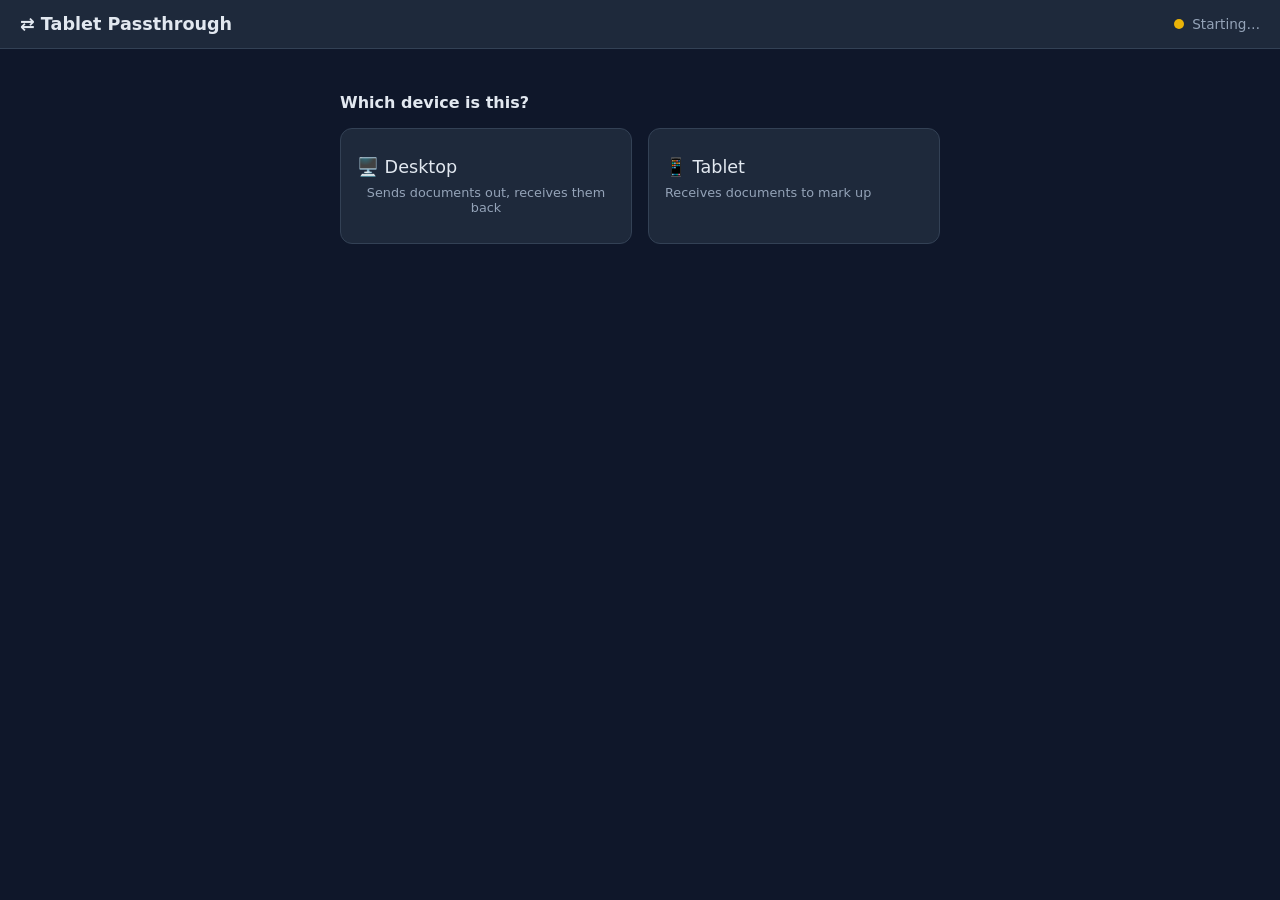
<file: app/index.html>
<!DOCTYPE html>
<html lang="en">
<head>
  <meta charset="utf-8">
  <meta name="viewport" content="width=device-width, initial-scale=1">
  <meta name="theme-color" content="#2563eb">
  <title>Tablet Passthrough</title>
  <link rel="manifest" href="manifest.json">
  <link rel="icon" href="icons/icon-192.png">
  <link rel="apple-touch-icon" href="icons/icon-192.png">
  <link rel="stylesheet" href="css/style.css">
</head>
<body>
  <header>
    <h1>⇄ Tablet Passthrough</h1>
    <div id="status"><span id="status-dot" class="dot wait"></span><span id="status-text">Starting…</span></div>
  </header>

  <main>
    <!-- First run: pick a role -->
    <section id="role-chooser" hidden>
      <h2>Which device is this?</h2>
      <div class="role-buttons">
        <button id="choose-desktop" class="big">🖥️ Desktop<small>Sends documents out, receives them back</small></button>
        <button id="choose-tablet" class="big">📱 Tablet<small>Receives documents to mark up</small></button>
      </div>
    </section>

    <!-- Desktop, unpaired: show QR -->
    <section id="desktop-pair" hidden>
      <h2>Pair your tablet (one time)</h2>
      <p>On the tablet, scan this QR code with the camera app and open the link. Or open this site on the tablet, choose “Tablet”, and type the code below.</p>
      <div id="qr-holder"></div>
      <p class="code" id="pair-code-display"></p>
      <p class="muted" id="pair-url-display"></p>
      <div id="trust-prompt" class="trust" hidden>
        <p>Trust this device? <strong id="trust-id"></strong></p>
        <button id="trust-yes" class="primary">Trust</button>
        <button id="trust-no" class="ghost">Reject</button>
      </div>
    </section>

    <!-- Tablet, manual code entry -->
    <section id="tablet-pair" hidden>
      <h2>Enter pairing code</h2>
      <p>Type the code shown on your desktop’s screen.</p>
      <form id="pair-code-form">
        <input id="pair-code-input" placeholder="atp-…" autocomplete="off" autocapitalize="none" spellcheck="false">
        <button type="submit" class="primary">Pair</button>
      </form>
      <p class="err-text" id="pair-code-error"></p>
    </section>

    <!-- Tablet, waiting for desktop confirmation -->
    <section id="tablet-pairing-wait" hidden>
      <h2>Pairing…</h2>
      <p>Connecting to <strong id="pairing-target"></strong>. Confirm the pairing on your desktop screen.</p>
    </section>

    <!-- Desktop main -->
    <section id="desktop-main" hidden>
      <div id="drop-zone">
        <p><strong>Drop a PDF or DOCX here</strong> to send it to your tablet</p>
        <label class="ghost file-label">or browse… <input type="file" id="file-input" accept=".pdf,.docx" multiple hidden></label>
      </div>
      <div class="folder-row">
        <button id="choose-folder" class="ghost">📁 Choose save folder</button>
        <span id="folder-label" class="muted"></span>
      </div>
      <h2>Queued for tablet</h2>
      <ul id="outbox-list" class="file-list"></ul>
      <p id="outbox-empty" class="muted">Nothing queued. Files wait here until the tablet connects.</p>
      <h2>Returned from tablet</h2>
      <ul id="inbox-list" class="file-list"></ul>
      <p id="inbox-empty" class="muted">Nothing yet. Share a file back from the tablet and it lands here.</p>
      <p class="muted footer-note">This device: <span id="my-code" class="inline-code"></span> · <a href="#" id="reset-link">reset pairing</a></p>
    </section>

    <!-- Tablet main -->
    <section id="tablet-main" hidden>
      <h2>Received documents</h2>
      <ul id="inbox-list-t" class="file-list"></ul>
      <p id="inbox-empty-t" class="muted">Nothing yet. Drop a file on the desktop app and it appears here.</p>
      <p class="muted">Tap <strong>Open in…</strong> to hand a file to Word, Acrobat, or your editor. When you’re done, use that app’s <strong>Share</strong> button and pick this app to send it back.</p>
      <h2>Returning to desktop</h2>
      <ul id="outbox-list-t" class="file-list"></ul>
      <p id="outbox-empty-t" class="muted">Nothing waiting. Shared files queue here until the desktop is reachable.</p>
      <p class="muted footer-note"><a href="#" id="reset-link-t">reset pairing</a></p>
    </section>
  </main>

  <script src="vendor/peerjs.min.js"></script>
  <script src="vendor/qrcode.js"></script>
  <script src="js/db.js"></script>
  <script src="js/transfer.js"></script>
  <script src="js/main.js"></script>
</body>
</html>
</file>
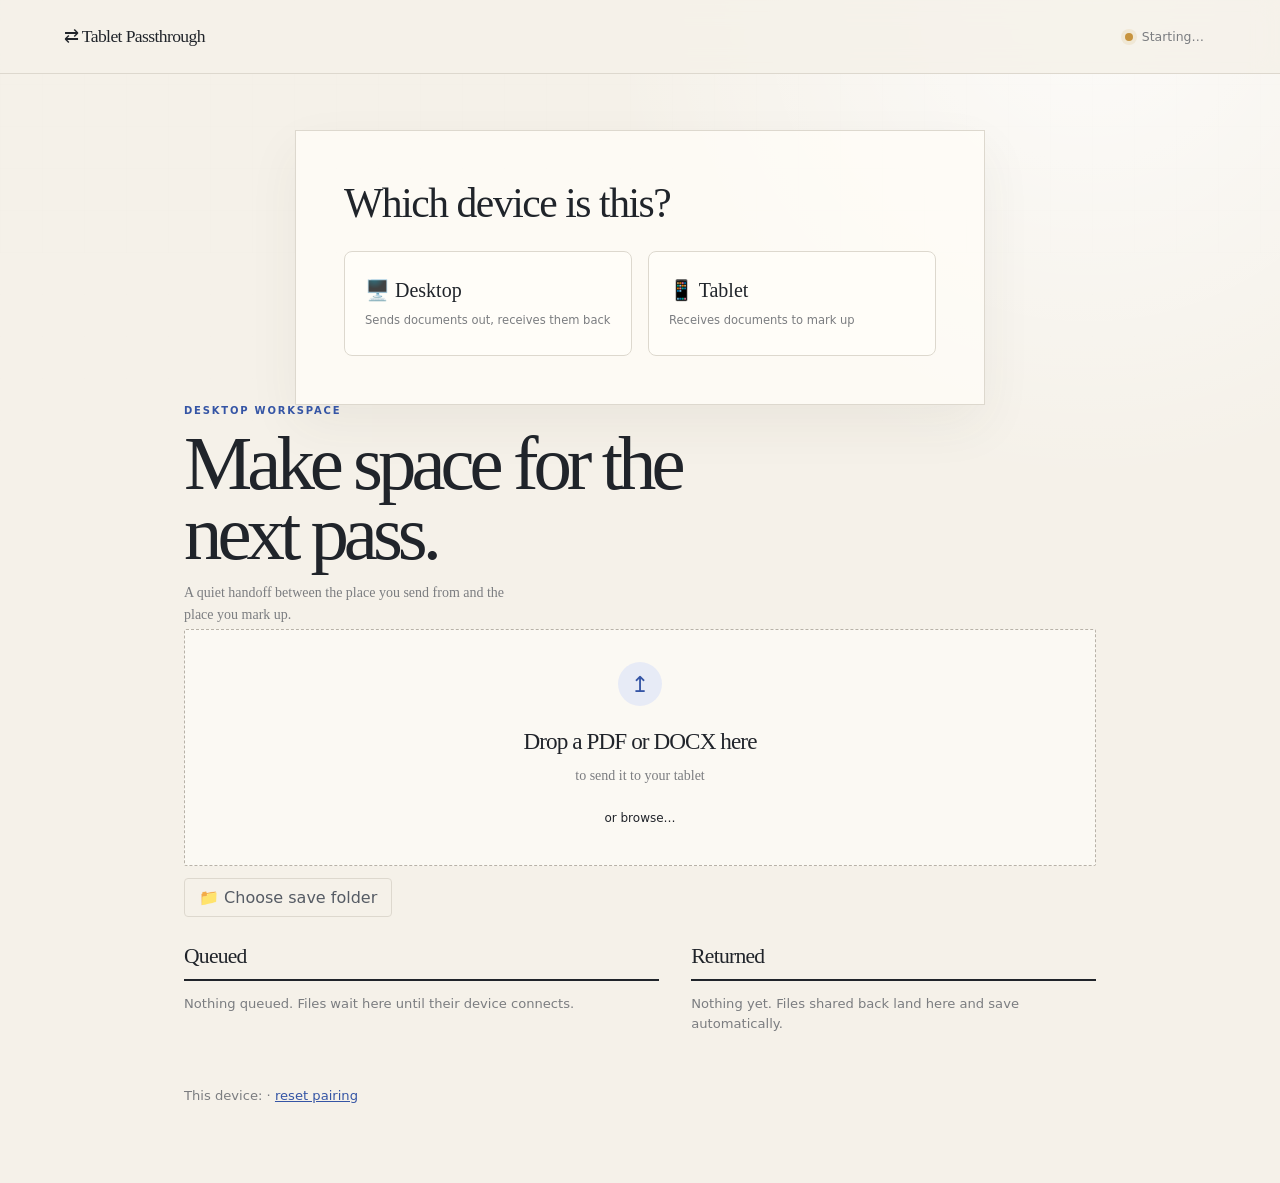
<file: docs/index.html>
<!DOCTYPE html>
<html lang="en">
<head>
  <meta charset="utf-8">
  <meta name="viewport" content="width=device-width, initial-scale=1">
  <meta name="theme-color" content="#f5f1e9">
  <title>Tablet Passthrough</title>
  <link rel="manifest" href="manifest.json">
  <link rel="icon" href="icons/icon-192.png">
  <link rel="apple-touch-icon" href="icons/icon-192.png">
  <link rel="stylesheet" href="css/style.css">
</head>
<body>
  <header>
    <h1>⇄ Tablet Passthrough</h1>
    <button id="status" title="Manage paired devices"><span id="status-dot" class="dot wait"></span><span id="status-text">Starting…</span></button>
    <div id="peer-menu" class="menu" hidden>
      <ul id="peer-menu-list"></ul>
      <button id="add-device" class="ghost">＋ Add / re-pair device</button>
    </div>
  </header>

  <main>
    <!-- First run: pick a role -->
    <section id="role-chooser" hidden>
      <h2>Which device is this?</h2>
      <div class="role-buttons">
        <button id="choose-desktop" class="big">🖥️ Desktop<small>Sends documents out, receives them back</small></button>
        <button id="choose-tablet" class="big">📱 Tablet<small>Receives documents to mark up</small></button>
      </div>
    </section>

    <!-- Desktop: show QR for a device to pair with -->
    <section id="desktop-pair" hidden>
      <h2>Pair a device (one time)</h2>
      <p>On the other device, scan this QR code with the camera app and open the link. Or open this site there, choose its role, and type the code below.</p>
      <div id="qr-holder"></div>
      <p class="code" id="pair-code-display"></p>
      <p class="muted" id="pair-url-display"></p>
      <div id="trust-prompt" class="trust" hidden>
        <p>Trust this device? <strong id="trust-id"></strong></p>
        <input id="trust-name" placeholder="Name it (e.g. Tablet)" autocomplete="off">
        <div>
          <button id="trust-yes" class="primary">Trust</button>
          <button id="trust-no" class="ghost">Reject</button>
        </div>
      </div>
      <p><button id="pair-back-d" class="ghost" hidden>← Back</button></p>
    </section>

    <!-- Tablet, manual code entry -->
    <section id="tablet-pair" hidden>
      <h2>Enter pairing code</h2>
      <p>Type the code shown on the other device’s screen.</p>
      <form id="pair-code-form">
        <input id="pair-code-input" placeholder="atp-…" autocomplete="off" autocapitalize="none" spellcheck="false">
        <button type="submit" class="primary">Pair</button>
      </form>
      <p class="err-text" id="pair-code-error"></p>
      <p><button id="pair-back-t" class="ghost" hidden>← Back</button></p>
    </section>

    <!-- Tablet, waiting for the other side's confirmation -->
    <section id="tablet-pairing-wait" hidden>
      <h2>Pairing…</h2>
      <p>Connecting to <strong id="pairing-target"></strong>. Confirm the pairing on the other device’s screen.</p>
      <p class="muted">Keep the app <strong>open and visible on both devices</strong> until pairing completes — it can take up to a minute on the first try.</p>
      <p><button id="pair-cancel" class="ghost">Cancel</button></p>
    </section>

    <!-- Desktop main -->
    <section id="desktop-main" hidden>
      <div class="studio-heading">
        <p class="eyebrow">Desktop workspace</p>
        <h2>Make space for the next pass.</h2>
        <p class="intro-copy">A quiet handoff between the place you send from and the place you mark up.</p>
      </div>
      <div id="drop-zone">
        <p><strong>Drop a PDF or DOCX here</strong> to send it to your tablet</p>
        <label class="ghost file-label">or browse… <input type="file" id="file-input" accept=".pdf,.docx" multiple hidden></label>
      </div>
      <div class="folder-row">
        <button id="choose-folder" class="ghost">📁 Choose save folder</button>
        <span id="folder-label" class="muted"></span>
      </div>
      <h2>Queued</h2>
      <ul id="outbox-list" class="file-list"></ul>
      <p id="outbox-empty" class="muted">Nothing queued. Files wait here until their device connects.</p>
      <h2>Returned</h2>
      <ul id="inbox-list" class="file-list"></ul>
      <p id="inbox-empty" class="muted">Nothing yet. Files shared back land here and save automatically.</p>
      <p class="muted footer-note">This device: <span id="my-code" class="inline-code"></span> · <a href="#" id="reset-link">reset pairing</a></p>
    </section>

    <!-- Tablet main -->
    <section id="tablet-main" hidden>
      <div class="studio-heading">
        <p class="eyebrow">Tablet workspace</p>
        <h2>Review, then send it back.</h2>
        <p class="intro-copy">Open a file in Word, Acrobat, or your editor. When you share it back, it returns to the desk.</p>
      </div>
      <h2>Received documents</h2>
      <ul id="inbox-list-t" class="file-list"></ul>
      <p id="inbox-empty-t" class="muted">Nothing yet. Drop a file on the desktop app and it appears here.</p>
      <p class="muted">Tap <strong>Open in…</strong> to hand a file to Word, Acrobat, or your editor. When you’re done, use that app’s <strong>Share</strong> button and pick this app to send it back.</p>
      <h2>Returning to desktop</h2>
      <ul id="outbox-list-t" class="file-list"></ul>
      <p id="outbox-empty-t" class="muted">Nothing waiting. Shared files queue here until the desktop is reachable.</p>
      <p class="muted footer-note"><a href="#" id="reset-link-t">reset pairing</a></p>
    </section>
  </main>

  <!-- Shared clipboard: a floating panel, one per app. Collapsed to the 📋
       button bottom-right; pasting anywhere in the app opens and fills it. -->
  <button id="clip-fab" class="clip-fab" title="Shared clipboard" hidden>📋</button>
  <div id="clip-panel" class="clip-panel" hidden>
    <div class="clip-head">
      <span class="clip-title">Shared clipboard</span>
      <button id="clip-close" class="ghost mini" title="Close">✕</button>
    </div>
    <textarea id="clip-text" class="clip-textarea" placeholder="Text typed or pasted here syncs to the other device."></textarea>
    <div class="clip-row">
      <button id="clip-copy-text" class="ghost mini">Copy text</button>
      <span id="clip-text-meta" class="muted"></span>
      <span id="clip-sync-status" class="muted clip-sync-status" hidden></span>
    </div>
    <div id="clip-image-preview" class="clip-image-preview" hidden>
      <img id="clip-image-thumb" alt="Synced clipboard image">
      <div class="clip-image-info">
        <span id="clip-image-meta" class="muted"></span>
        <div class="clip-row">
          <button id="clip-copy-image" class="ghost mini">Copy image</button>
          <button id="clip-download-image" class="ghost mini">Download</button>
          <button id="clip-clear-image" class="ghost mini" title="Remove from this device">✕</button>
        </div>
      </div>
    </div>
    <p class="muted clip-hint">Paste (Ctrl+V) anywhere in the app — text and images sync across.</p>
  </div>

  <!-- Tablet: pops up when a file arrives; one tap opens the Android share card -->
  <div id="share-overlay" class="overlay" hidden>
    <div class="overlay-card">
      <p class="muted">Document received</p>
      <p class="overlay-name" id="overlay-name"></p>
      <button id="overlay-open" class="primary overlay-open">Open in…</button>
      <button id="overlay-download" class="ghost">Download</button>
      <button id="overlay-close" class="ghost">Later</button>
    </div>
  </div>

  <script src="vendor/peerjs.min.js"></script>
  <script src="vendor/qrcode.js"></script>
  <script src="js/db.js"></script>
  <script src="js/transfer.js"></script>
  <script src="js/main.js"></script>
</body>
</html>
</file>
<file: app/css/style.css>
:root {
  --bg: #0f172a;
  --panel: #1e293b;
  --panel-2: #273449;
  --text: #e2e8f0;
  --muted: #94a3b8;
  --accent: #2563eb;
  --accent-hover: #3b82f6;
  --ok: #22c55e;
  --err: #ef4444;
  --wait: #eab308;
  --radius: 12px;
}

* { box-sizing: border-box; }

body {
  margin: 0;
  font-family: system-ui, -apple-system, "Segoe UI", sans-serif;
  background: var(--bg);
  color: var(--text);
  min-height: 100vh;
}

header {
  display: flex;
  justify-content: space-between;
  align-items: center;
  padding: 14px 20px;
  background: var(--panel);
  border-bottom: 1px solid #334155;
}

h1 { font-size: 1.1rem; margin: 0; }
h2 { font-size: 1rem; margin: 24px 0 8px; }

#status { display: flex; align-items: center; gap: 8px; font-size: 0.85rem; color: var(--muted); }
.dot { width: 10px; height: 10px; border-radius: 50%; display: inline-block; }
.dot.ok { background: var(--ok); }
.dot.err { background: var(--err); }
.dot.wait { background: var(--wait); }

main { max-width: 640px; margin: 0 auto; padding: 20px; }

button {
  font: inherit;
  border: none;
  border-radius: 8px;
  padding: 8px 16px;
  cursor: pointer;
  color: var(--text);
  background: var(--panel-2);
}
button.primary { background: var(--accent); color: #fff; }
button.primary:hover { background: var(--accent-hover); }
button.ghost { background: transparent; border: 1px solid #475569; }
button.ghost:hover { border-color: var(--muted); }

.role-buttons { display: flex; gap: 16px; margin-top: 16px; }
button.big {
  flex: 1;
  padding: 28px 16px;
  font-size: 1.1rem;
  background: var(--panel);
  border: 1px solid #334155;
  border-radius: var(--radius);
  display: flex;
  flex-direction: column;
  gap: 8px;
}
button.big:hover { border-color: var(--accent); }
button.big small { color: var(--muted); font-size: 0.8rem; }

#qr-holder { background: #fff; border-radius: var(--radius); padding: 12px; display: inline-block; margin: 12px 0; }
#qr-holder svg { display: block; }

.code { font-family: ui-monospace, monospace; font-size: 1.3rem; letter-spacing: 1px; }
.inline-code { font-family: ui-monospace, monospace; }
.muted { color: var(--muted); font-size: 0.85rem; }
.err-text { color: var(--err); font-size: 0.85rem; }

.trust { background: var(--panel); border: 1px solid var(--accent); border-radius: var(--radius); padding: 16px; margin-top: 16px; }
.trust button { margin-right: 8px; }

#pair-code-form { display: flex; gap: 8px; margin-top: 12px; }
#pair-code-form input {
  flex: 1;
  font: inherit;
  font-family: ui-monospace, monospace;
  padding: 8px 12px;
  border-radius: 8px;
  border: 1px solid #475569;
  background: var(--panel);
  color: var(--text);
}

#drop-zone {
  border: 2px dashed #475569;
  border-radius: var(--radius);
  padding: 36px 20px;
  text-align: center;
  transition: border-color 0.15s, background 0.15s;
}
#drop-zone.over { border-color: var(--accent); background: rgba(37, 99, 235, 0.08); }
.file-label { display: inline-block; margin-top: 8px; padding: 6px 14px; border-radius: 8px; border: 1px solid #475569; cursor: pointer; font-size: 0.9rem; }

.folder-row { display: flex; align-items: center; gap: 12px; margin-top: 12px; flex-wrap: wrap; }

.file-list { list-style: none; margin: 0; padding: 0; }
.file-list li {
  background: var(--panel);
  border-radius: var(--radius);
  padding: 12px 16px;
  margin-bottom: 8px;
  display: flex;
  align-items: center;
  gap: 12px;
  flex-wrap: wrap;
}
.file-info { flex: 1; min-width: 0; display: flex; flex-direction: column; }
.file-name { font-weight: 600; overflow: hidden; text-overflow: ellipsis; white-space: nowrap; }
.file-meta { color: var(--muted); font-size: 0.8rem; }
.file-actions { display: flex; gap: 8px; }

.progress { flex-basis: 100%; height: 4px; background: var(--panel-2); border-radius: 2px; overflow: hidden; }
.progress-fill { height: 100%; width: 0; background: var(--accent); transition: width 0.1s; }

.footer-note { margin-top: 32px; }
a { color: var(--accent-hover); }
</file>
<file: docs/css/style.css>
:root {
  --paper: #f5f1e9;
  --surface: #fffdf8;
  --surface-2: #f0ece5;
  --ink: #20242a;
  --muted: #7b7d80;
  --line: #ddd8ce;
  --line-strong: #b8b2a8;
  --accent: #3555a5;
  --accent-hover: #294687;
  --accent-soft: #e7ebf6;
  --gold: #c7943e;
  --ok: #4c9b73;
  --err: #a85f49;
  --wait: #c7943e;
  --radius: 12px;
}

* { box-sizing: border-box; }

body {
  margin: 0;
  min-height: 100vh;
  background:
    radial-gradient(circle at 85% 0%, rgba(255, 255, 255, .75), transparent 30%),
    var(--paper);
  color: var(--ink);
  font-family: Inter, ui-sans-serif, system-ui, -apple-system, BlinkMacSystemFont, "Segoe UI", sans-serif;
}

body::before {
  content: "";
  position: fixed;
  inset: 0;
  pointer-events: none;
  opacity: .18;
  background-image: linear-gradient(rgba(45, 43, 38, .035) 1px, transparent 1px), linear-gradient(90deg, rgba(45, 43, 38, .035) 1px, transparent 1px);
  background-size: 42px 42px;
  mask-image: linear-gradient(to bottom, black, transparent 72%);
}

header {
  position: relative;
  z-index: 2;
  display: flex;
  align-items: center;
  justify-content: space-between;
  gap: 24px;
  padding: 20px clamp(20px, 5vw, 72px);
  border-bottom: 1px solid var(--line);
  background: rgba(245, 241, 233, .84);
  backdrop-filter: blur(12px);
}

h1, h2, .file-name, .overlay-name {
  font-family: Georgia, "Times New Roman", serif;
  font-weight: 400;
}

h1 { margin: 0; font-size: 1.1rem; letter-spacing: -.035em; }
h2 { margin: 24px 0 8px; font-size: 1.35rem; letter-spacing: -.035em; }
p { line-height: 1.55; }

button {
  border: 1px solid transparent;
  border-radius: 4px;
  padding: 9px 14px;
  font: inherit;
  color: var(--ink);
  background: var(--surface-2);
  cursor: pointer;
  transition: border-color .15s ease, background .15s ease, color .15s ease, transform .15s ease;
}

button:hover { border-color: var(--line-strong); }
button:active { transform: translateY(1px); }
button:disabled { opacity: .35; cursor: default; pointer-events: none; }
button.primary { border-color: var(--accent); background: var(--accent); color: #fff; font-weight: 700; }
button.primary:hover { border-color: var(--accent-hover); background: var(--accent-hover); }
button.ghost { border-color: var(--line); background: transparent; color: #555b64; }
button.ghost:hover { border-color: var(--accent); color: var(--accent); background: rgba(255, 253, 248, .65); }

main {
  position: relative;
  z-index: 1;
  max-width: 1040px;
  margin: 0 auto;
  padding: 56px clamp(20px, 5vw, 64px) 64px;
}

main > section:not(#desktop-main):not(#tablet-main) {
  max-width: 690px;
  margin: 0 auto;
  padding: clamp(26px, 5vw, 48px);
  border: 1px solid var(--line);
  background: rgba(255, 253, 248, .76);
  box-shadow: 0 20px 50px rgba(68, 60, 46, .06);
}

.eyebrow {
  margin: 0 0 12px;
  color: var(--accent);
  font-size: 10px;
  font-weight: 850;
  letter-spacing: .18em;
  line-height: 1.2;
  text-transform: uppercase;
}

.intro-copy {
  max-width: 340px;
  margin: 12px 0 0;
  color: var(--muted);
  font-family: Georgia, "Times New Roman", serif;
  font-size: 14px;
  line-height: 1.55;
}

.studio-heading {
  grid-column: 1 / -1;
  grid-row: 1;
  margin-bottom: 4px;
}

.studio-heading h2 {
  max-width: 620px;
  margin: 0;
  font-size: clamp(2.4rem, 6vw, 4.9rem);
  line-height: .92;
  letter-spacing: -.065em;
}

.dot { display: inline-block; width: 8px; height: 8px; border-radius: 50%; }
.dot.ok { background: var(--ok); box-shadow: 0 0 0 4px rgba(76, 155, 115, .12); }
.dot.err { background: var(--err); }
.dot.wait { background: var(--wait); box-shadow: 0 0 0 4px rgba(199, 148, 62, .12); }

#status {
  display: flex;
  align-items: center;
  gap: 9px;
  padding: 8px 11px;
  border-color: transparent;
  border-radius: 999px;
  color: var(--muted);
  background: transparent;
  font-size: 0.78rem;
}

#status:hover { border-color: var(--line); background: rgba(255, 253, 248, .72); color: var(--ink); }

.role-buttons { display: flex; gap: 16px; margin-top: 24px; }

button.big {
  display: flex;
  flex: 1;
  flex-direction: column;
  gap: 10px;
  align-items: flex-start;
  padding: 26px 20px;
  border: 1px solid var(--line);
  border-radius: 8px;
  background: var(--surface);
  font-family: Georgia, "Times New Roman", serif;
  font-size: 1.25rem;
  text-align: left;
}

button.big:hover { border-color: var(--accent); box-shadow: 0 10px 24px rgba(53, 85, 165, .08); }
button.big small { color: var(--muted); font-family: Inter, ui-sans-serif, system-ui, sans-serif; font-size: .72rem; line-height: 1.45; }

#desktop-pair h2, #tablet-pair h2, #tablet-pairing-wait h2, #role-chooser h2 { margin-top: 0; font-size: clamp(1.8rem, 4vw, 2.6rem); }
#desktop-pair > p:first-of-type, #tablet-pair > p:first-of-type, #tablet-pairing-wait > p { color: var(--muted); font-family: Georgia, "Times New Roman", serif; font-size: 14px; }

#qr-holder {
  display: inline-block;
  margin: 18px 0 10px;
  padding: 14px;
  border: 1px solid var(--line);
  border-radius: 8px;
  background: #fff;
  box-shadow: 0 12px 25px rgba(52, 47, 37, .08);
}

#qr-holder svg { display: block; }
.code { color: var(--accent); font-family: ui-monospace, SFMono-Regular, Consolas, monospace; font-size: 1.25rem; letter-spacing: 1px; }
.inline-code { font-family: ui-monospace, SFMono-Regular, Consolas, monospace; }
.muted { color: var(--muted); font-size: .82rem; }
.err-text { color: var(--err); font-size: .82rem; }

.trust {
  margin-top: 18px;
  padding: 16px;
  border: 1px solid rgba(53, 85, 165, .38);
  border-left: 3px solid var(--accent);
  background: var(--accent-soft);
}

.trust input, #pair-code-form input {
  display: block;
  width: 100%;
  padding: 10px 12px;
  border: 1px solid var(--line-strong);
  border-radius: 4px;
  outline: 0;
  background: var(--surface);
  color: var(--ink);
  font: inherit;
}

.trust input { margin: 12px 0; }
.trust input:focus, #pair-code-form input:focus { border-color: var(--accent); box-shadow: 0 0 0 3px rgba(53, 85, 165, .12); }
.trust button { margin-right: 8px; }

#pair-code-form { display: flex; gap: 8px; margin-top: 18px; }
#pair-code-form input { flex: 1; font-family: ui-monospace, SFMono-Regular, Consolas, monospace; }

#desktop-main {
  display: grid;
  grid-template-columns: minmax(0, 1.08fr) minmax(0, .92fr);
  column-gap: 32px;
  align-items: start;
}

#desktop-main > #drop-zone { grid-column: 1 / -1; grid-row: 2; }
#desktop-main > .folder-row { grid-column: 1 / -1; grid-row: 3; }
#desktop-main > h2:nth-of-type(1) { grid-column: 1; grid-row: 4; }
#desktop-main > #outbox-list { grid-column: 1; grid-row: 5; }
#desktop-main > #outbox-empty { grid-column: 1; grid-row: 6; }
#desktop-main > h2:nth-of-type(2) { grid-column: 2; grid-row: 4; }
#desktop-main > #inbox-list { grid-column: 2; grid-row: 5; }
#desktop-main > #inbox-empty { grid-column: 2; grid-row: 6; }
#desktop-main > .footer-note { grid-column: 1 / -1; grid-row: 7; }

#drop-zone {
  display: flex;
  flex-direction: column;
  align-items: center;
  justify-content: center;
  min-height: 232px;
  padding: 32px 24px;
  border: 1px dashed var(--line-strong);
  border-radius: 2px;
  background: rgba(255, 253, 248, .62);
  text-align: center;
  transition: border-color .15s ease, background .15s ease, box-shadow .15s ease;
}

#drop-zone::before {
  display: grid;
  place-items: center;
  width: 44px;
  height: 44px;
  margin-bottom: 18px;
  border-radius: 50%;
  background: var(--accent-soft);
  color: var(--accent);
  content: "↥";
  font-size: 22px;
}

#drop-zone.over { border-color: var(--accent); background: #f0f3fb; box-shadow: 0 0 0 4px rgba(53, 85, 165, .08); }
#drop-zone p { margin: 0 0 16px; color: var(--muted); font-family: Georgia, "Times New Roman", serif; font-size: 14px; }
#drop-zone p strong { display: block; margin-bottom: 5px; color: var(--ink); font-size: 1.45rem; font-weight: 400; letter-spacing: -.04em; }
.file-label { display: inline-block; padding: 8px 13px; border-radius: 4px; cursor: pointer; font-size: .75rem; }

.folder-row { display: flex; align-items: center; flex-wrap: wrap; gap: 12px; margin-top: 12px; }
.folder-row .muted { font-family: Georgia, "Times New Roman", serif; }

#desktop-main > h2, #tablet-main > h2 {
  display: flex;
  align-items: baseline;
  justify-content: space-between;
  margin: 27px 0 0;
  padding: 0 0 10px;
  border-bottom: 2px solid var(--ink);
  font-size: 1.35rem;
}

.file-list { list-style: none; margin: 0; padding: 0; }
.file-list li {
  display: flex;
  align-items: center;
  flex-wrap: wrap;
  gap: 12px;
  min-height: 67px;
  margin: 0;
  padding: 12px 13px;
  border: 1px solid var(--line);
  border-top: 0;
  background: rgba(255, 253, 248, .76);
}

.file-list li:first-child { border-top: 1px solid var(--line); border-radius: 8px 8px 0 0; }
.file-list li:last-child { border-radius: 0 0 8px 8px; }
.file-list li:only-child { border-radius: 8px; }
.file-info { display: flex; min-width: 0; flex: 1; flex-direction: column; }
.file-name { overflow: hidden; color: var(--ink); text-overflow: ellipsis; white-space: nowrap; font-size: .98rem; }
.file-meta { margin-top: 4px; color: var(--muted); font-size: .7rem; }
.file-actions { display: flex; flex-wrap: wrap; gap: 6px; }
.file-actions button { padding: 6px 10px; font-size: .72rem; }
.progress { flex-basis: 100%; height: 4px; overflow: hidden; border-radius: 99px; background: #e5dfd5; }
.progress-fill { height: 100%; width: 0; border-radius: 99px; background: var(--accent); transition: width .1s; }

.clip-fab {
  position: fixed;
  right: 22px;
  bottom: 22px;
  z-index: 25;
  width: 52px;
  height: 52px;
  padding: 0;
  border: 1px solid var(--line);
  border-radius: 50%;
  background: var(--surface);
  box-shadow: 0 12px 30px rgba(52, 47, 37, .16);
  font-size: 22px;
  line-height: 1;
}
.clip-fab:hover { border-color: var(--accent); box-shadow: 0 12px 30px rgba(53, 85, 165, .18); }

.clip-panel {
  position: fixed;
  right: 22px;
  bottom: 22px;
  z-index: 25;
  display: flex;
  width: min(400px, calc(100vw - 32px));
  flex-direction: column;
  gap: 10px;
  padding: 14px 16px 12px;
  border: 1px solid var(--line);
  border-radius: 10px;
  background: var(--surface);
  box-shadow: 0 18px 42px rgba(52, 47, 37, .18);
}

/* display:flex on these overrides the [hidden] UA rule — restore it. */
.clip-panel[hidden], .clip-image-preview[hidden] { display: none !important; }

.clip-head { display: flex; align-items: center; justify-content: space-between; gap: 8px; }
.clip-title { font-family: Georgia, "Times New Roman", serif; font-size: 1.05rem; }
.clip-hint { margin: 0; }

.clip-textarea {
  width: 100%;
  min-height: 76px;
  padding: 10px 12px;
  border: 1px solid var(--line-strong);
  border-radius: 4px;
  outline: 0;
  resize: vertical;
  background: var(--surface);
  color: var(--ink);
  font: inherit;
  font-size: .88rem;
}
.clip-textarea:focus { border-color: var(--accent); box-shadow: 0 0 0 3px rgba(53, 85, 165, .12); }

.clip-row { display: flex; align-items: center; flex-wrap: wrap; gap: 10px; }
.clip-sync-status { color: var(--accent); }

.clip-image-preview { display: flex; gap: 14px; align-items: center; padding-top: 2px; border-top: 1px solid var(--line); }
.clip-image-preview img { max-width: 120px; max-height: 90px; border: 1px solid var(--line); border-radius: 4px; object-fit: contain; background: #fff; }
.clip-image-info { display: flex; min-width: 0; flex: 1; flex-direction: column; gap: 8px; }

.footer-note { margin-top: 38px; }
a { color: var(--accent); }
a:hover { color: var(--accent-hover); }

header { position: relative; }
.menu {
  position: absolute;
  top: calc(100% + 8px);
  right: clamp(20px, 5vw, 72px);
  z-index: 20;
  min-width: 280px;
  padding: 8px;
  border: 1px solid var(--line);
  border-radius: 8px;
  background: var(--surface);
  box-shadow: 0 18px 42px rgba(52, 47, 37, .15);
}

.menu ul { list-style: none; margin: 0 0 8px; padding: 0; }
.menu ul:empty { margin: 0; }
.peer-row { display: flex; align-items: center; gap: 8px; padding: 6px; border-radius: 5px; }
.peer-row.active { background: var(--accent-soft); }
.peer-name { flex: 1; overflow: hidden; padding: 6px 4px; border: 0; background: transparent; color: var(--ink); text-align: left; text-overflow: ellipsis; white-space: nowrap; }
.peer-name:hover { color: var(--accent); }
button.mini { padding: 4px 7px; font-size: .7rem; }
#add-device { width: 100%; }

.overlay {
  position: fixed;
  inset: 0;
  z-index: 30;
  display: flex;
  align-items: center;
  justify-content: center;
  padding: 24px;
  background: rgba(32, 36, 42, .42);
  backdrop-filter: blur(4px);
}

.overlay-card {
  display: flex;
  width: min(420px, 100%);
  flex-direction: column;
  gap: 12px;
  padding: 30px 26px;
  border: 1px solid var(--line);
  border-radius: 10px;
  background: var(--surface);
  box-shadow: 0 24px 60px rgba(32, 36, 42, .2);
  text-align: center;
}

.overlay-name { margin: 0; color: var(--ink); font-size: 1.4rem; word-break: break-all; }
.overlay-open { padding: 13px; font-family: Georgia, "Times New Roman", serif; font-size: 1.05rem; }
.overlay[hidden] { display: none !important; }

@media (max-width: 760px) {
  header { padding: 17px 20px; }
  main { padding-top: 38px; }
  #desktop-main { display: block; }
  #desktop-main > * { grid-column: auto !important; grid-row: auto !important; }
  #desktop-main > h2:nth-of-type(2) { margin-top: 36px; }
  .studio-heading h2 { font-size: clamp(2.5rem, 13vw, 4rem); }
}

@media (max-width: 560px) {
  header h1 { font-size: 1rem; }
  #status { max-width: 155px; overflow: hidden; text-overflow: ellipsis; white-space: nowrap; }
  .role-buttons { flex-direction: column; }
  #pair-code-form { flex-direction: column; }
  #pair-code-form button { width: 100%; }
  .file-actions { width: 100%; }
  .file-actions button { flex: 1; }
  .file-list li { align-items: flex-start; }
  .clip-image-preview { flex-direction: column; align-items: flex-start; }
}
</file>
